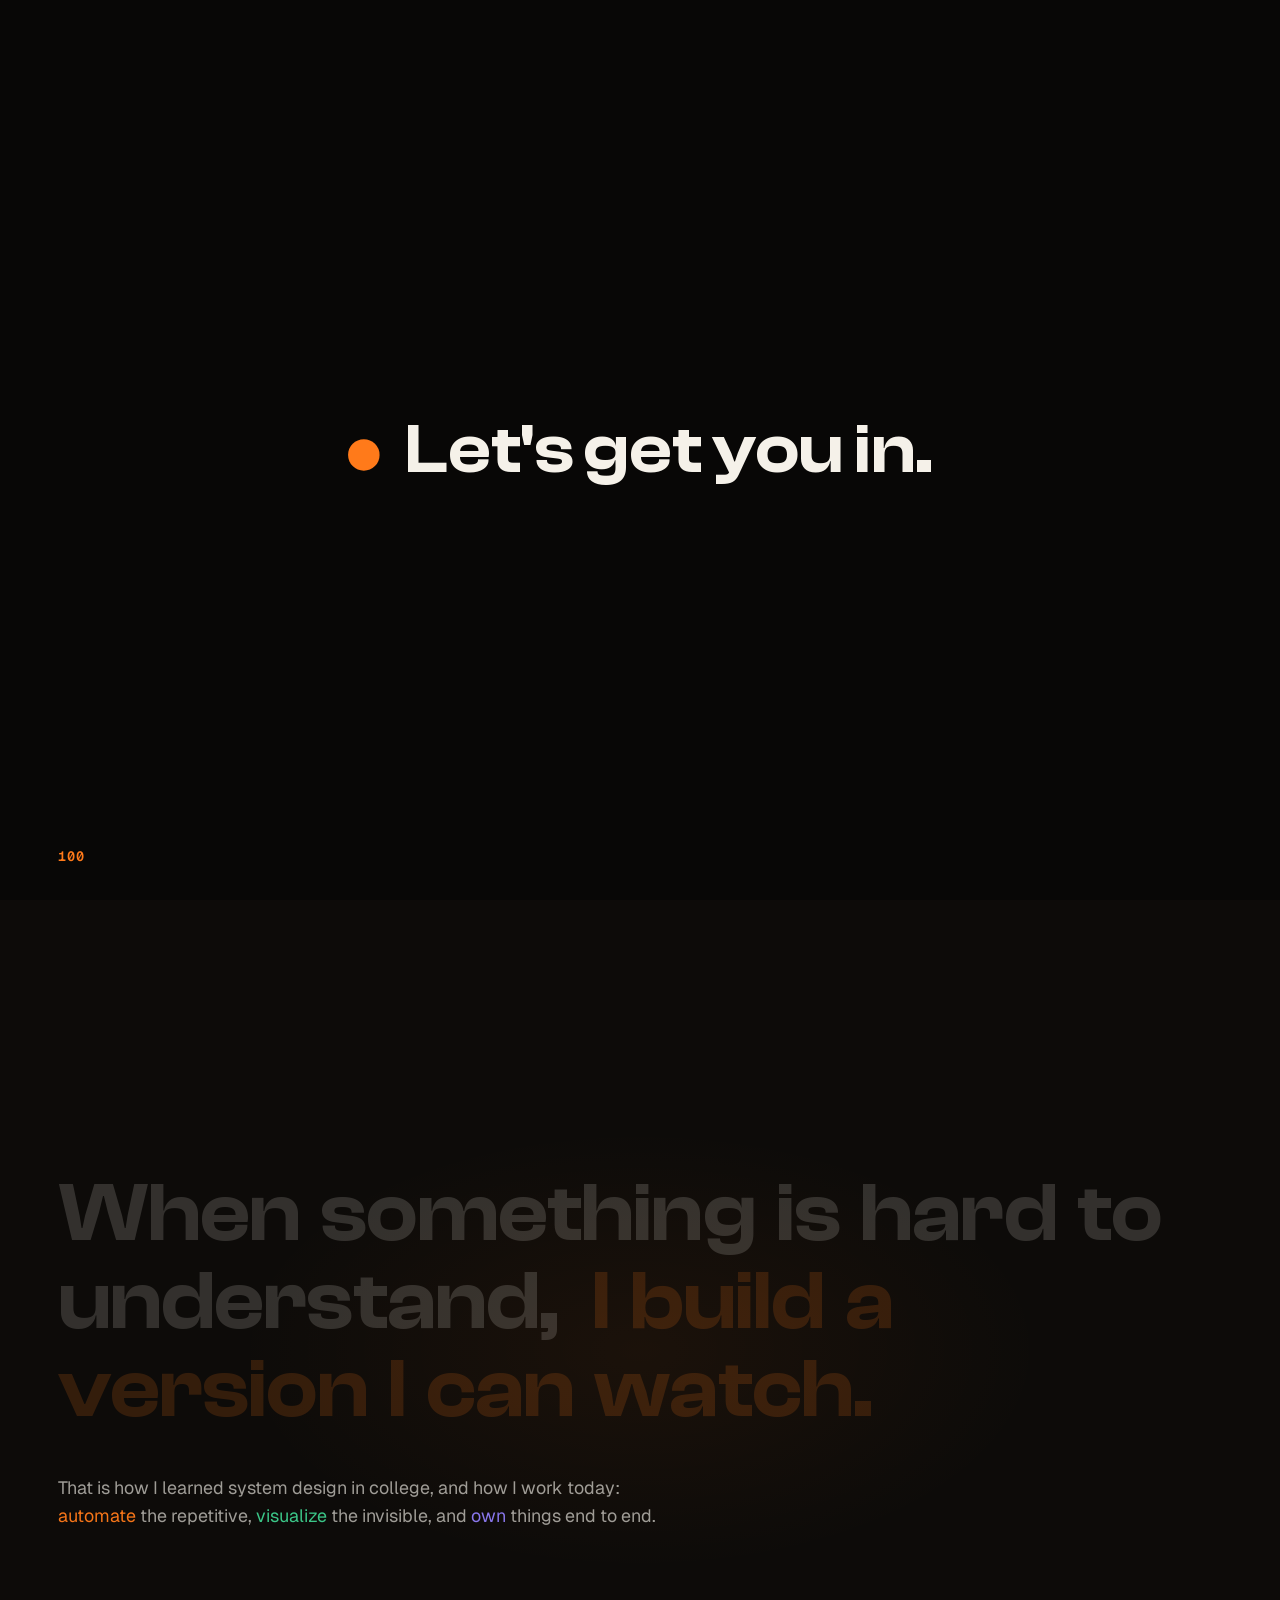
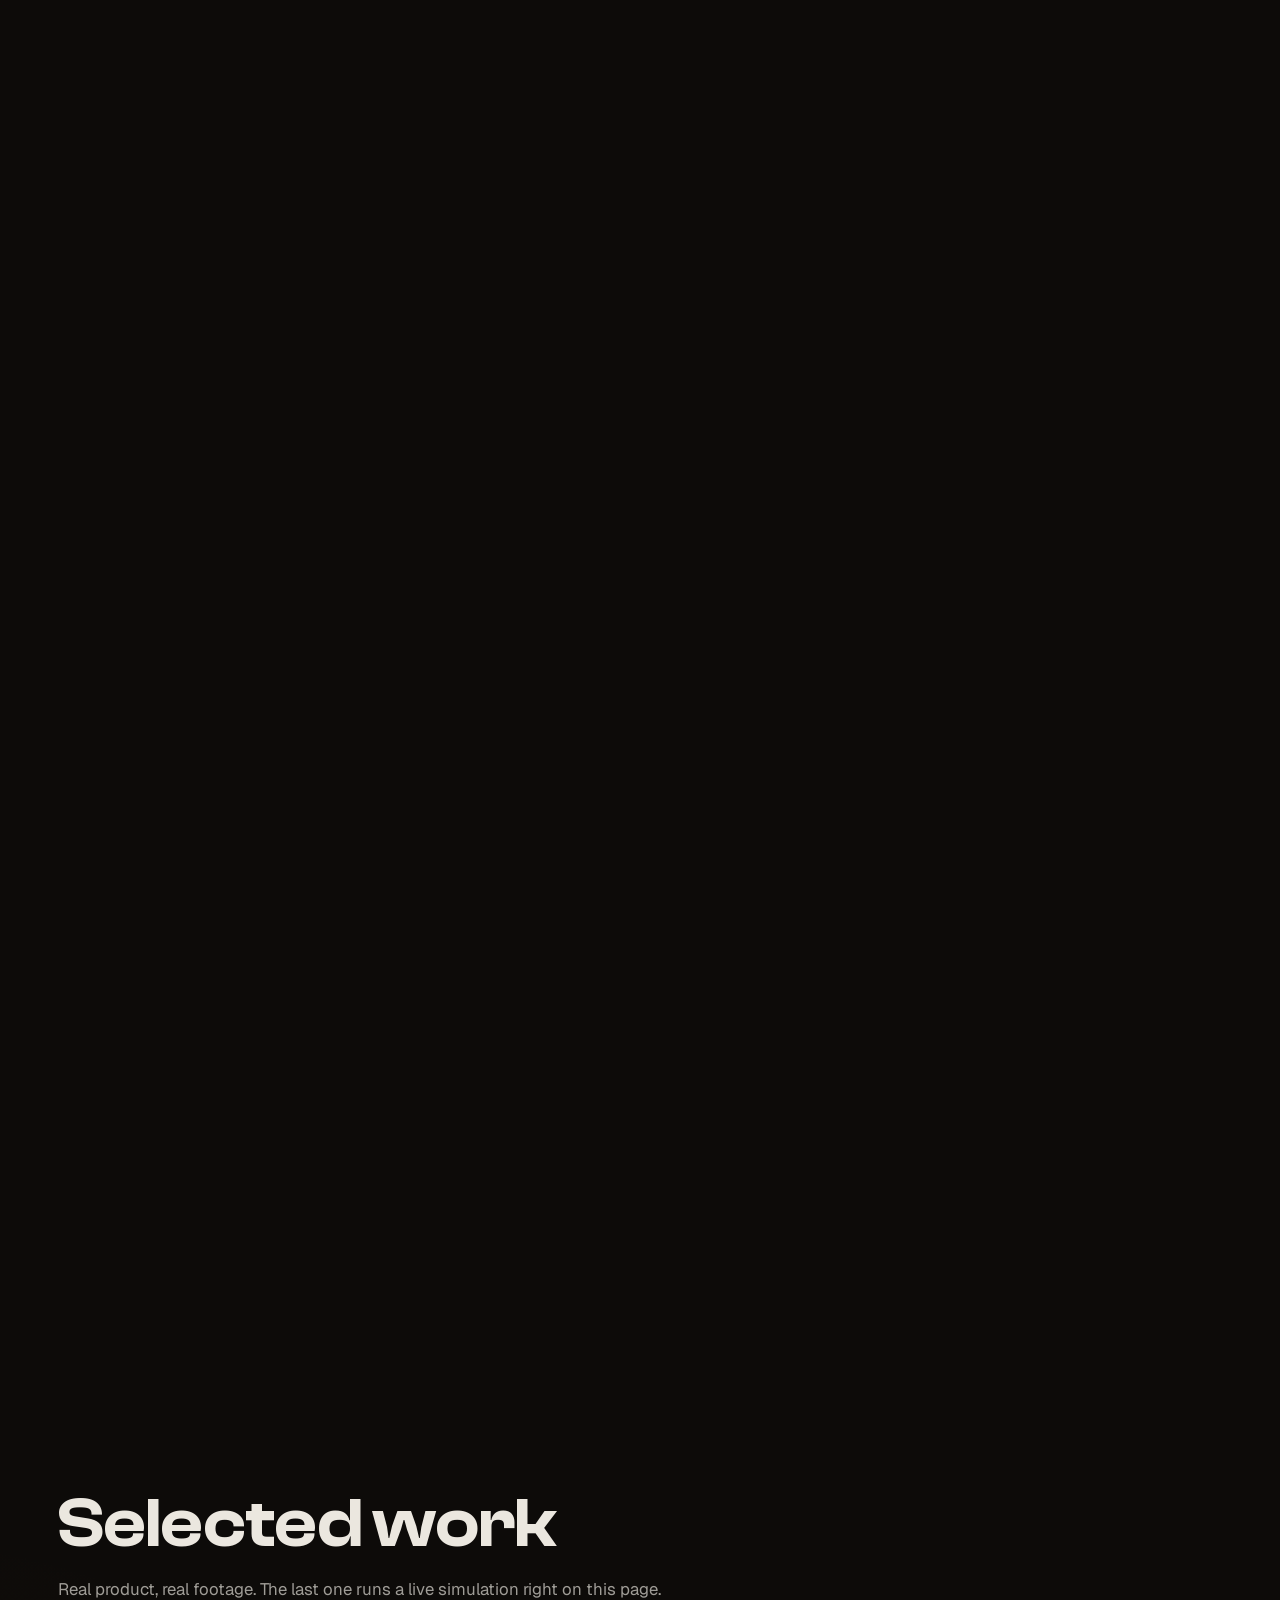
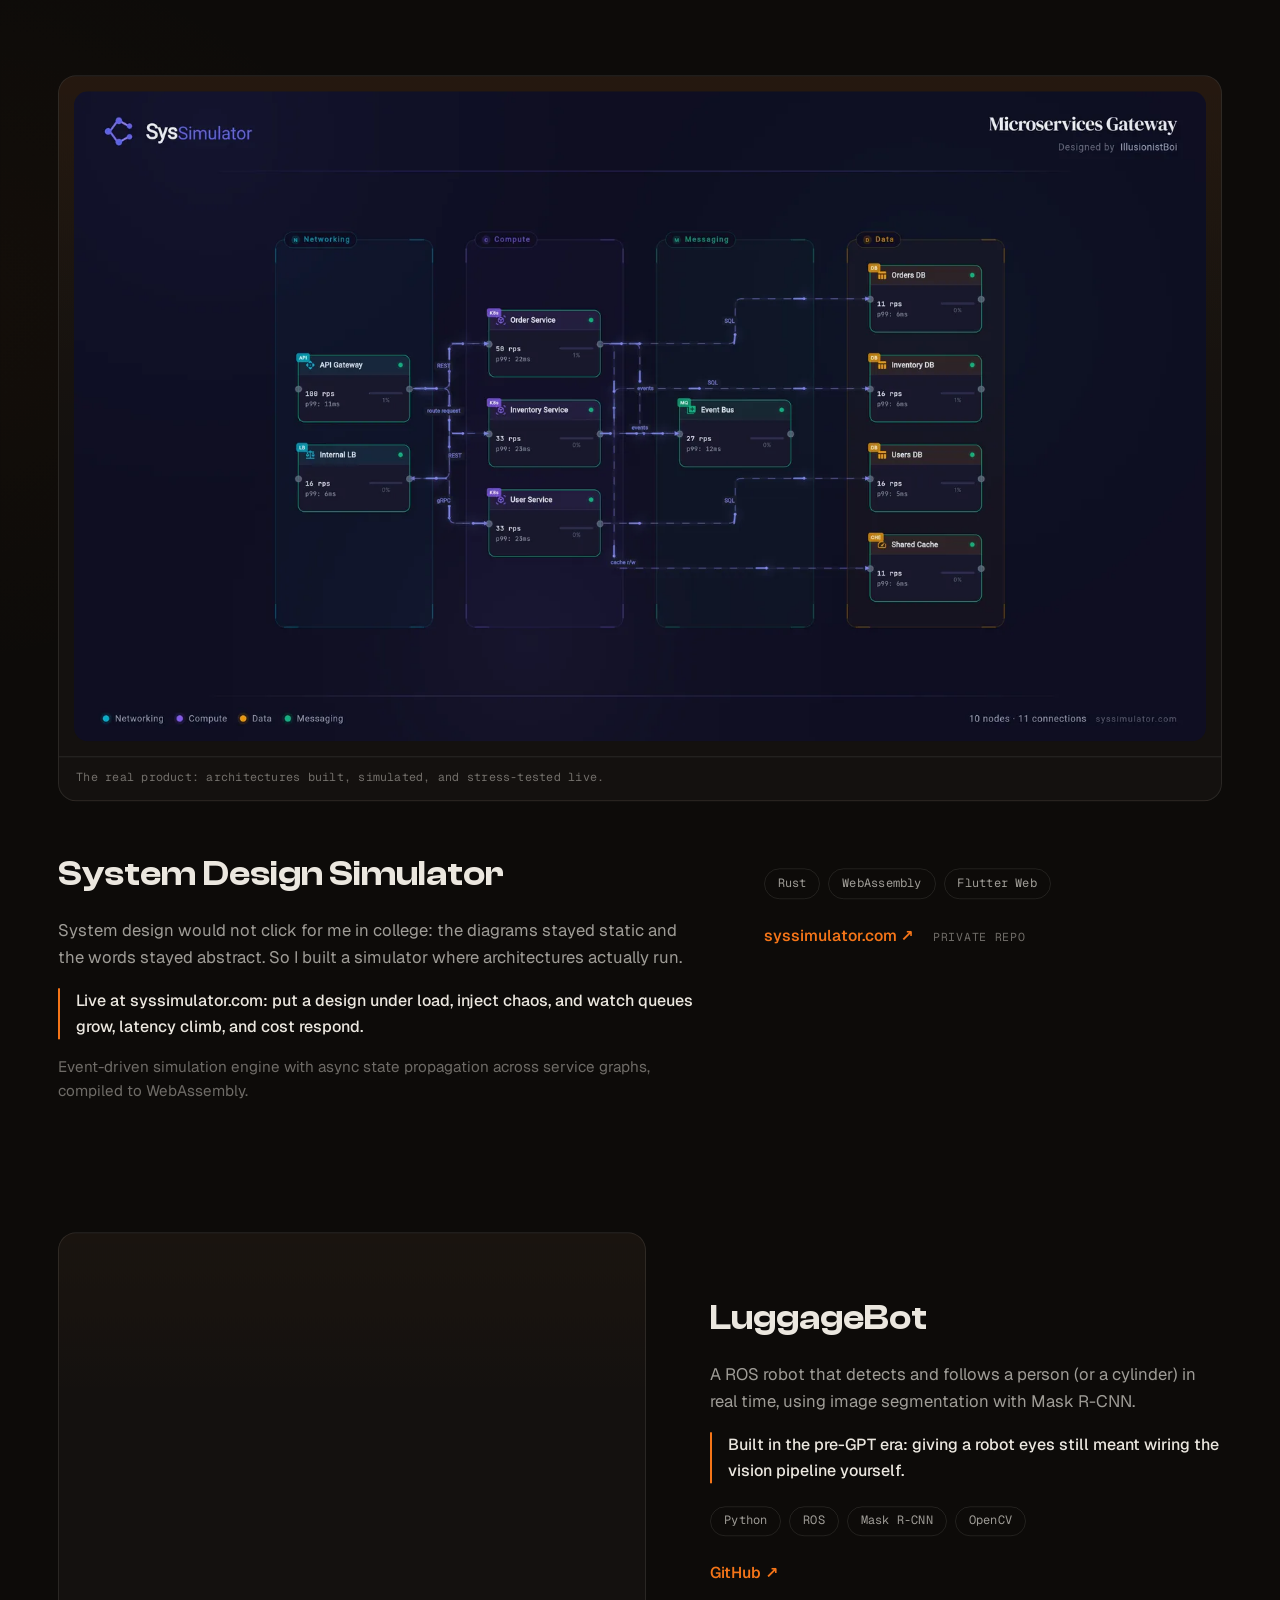
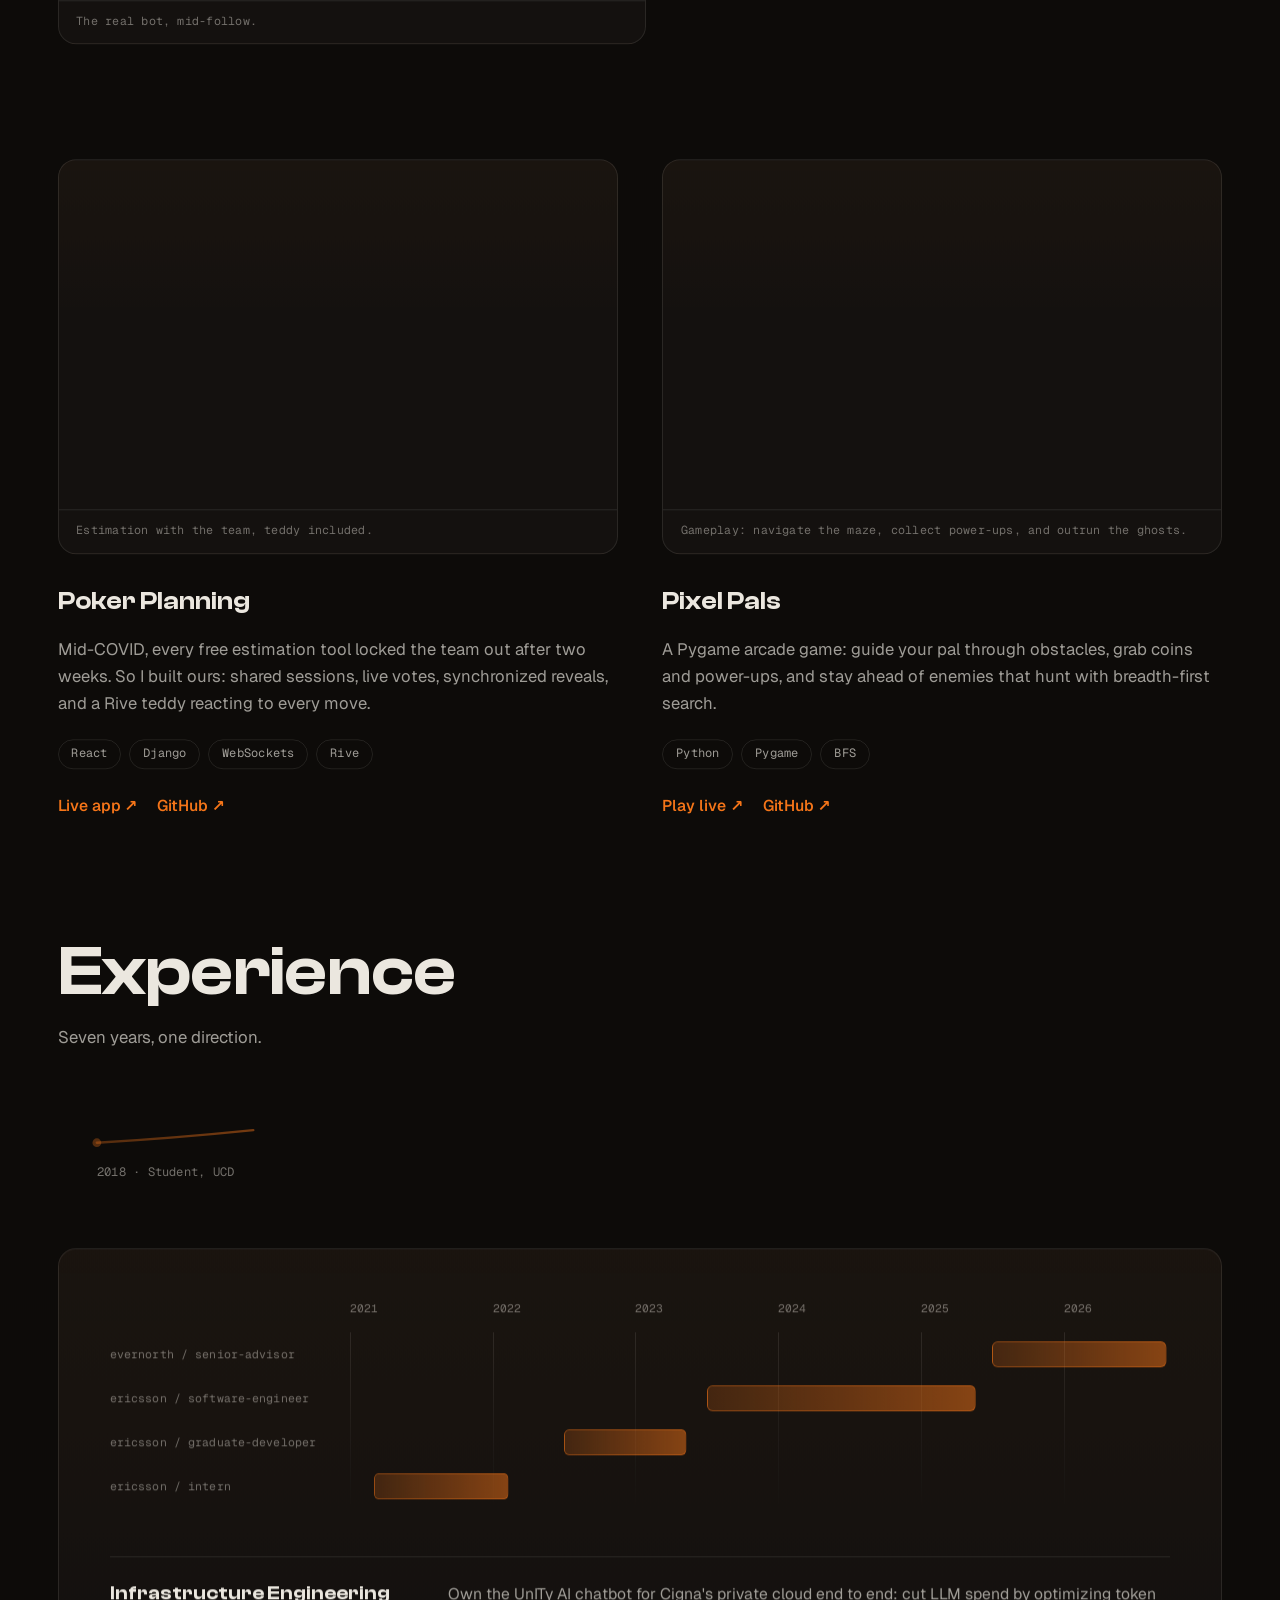
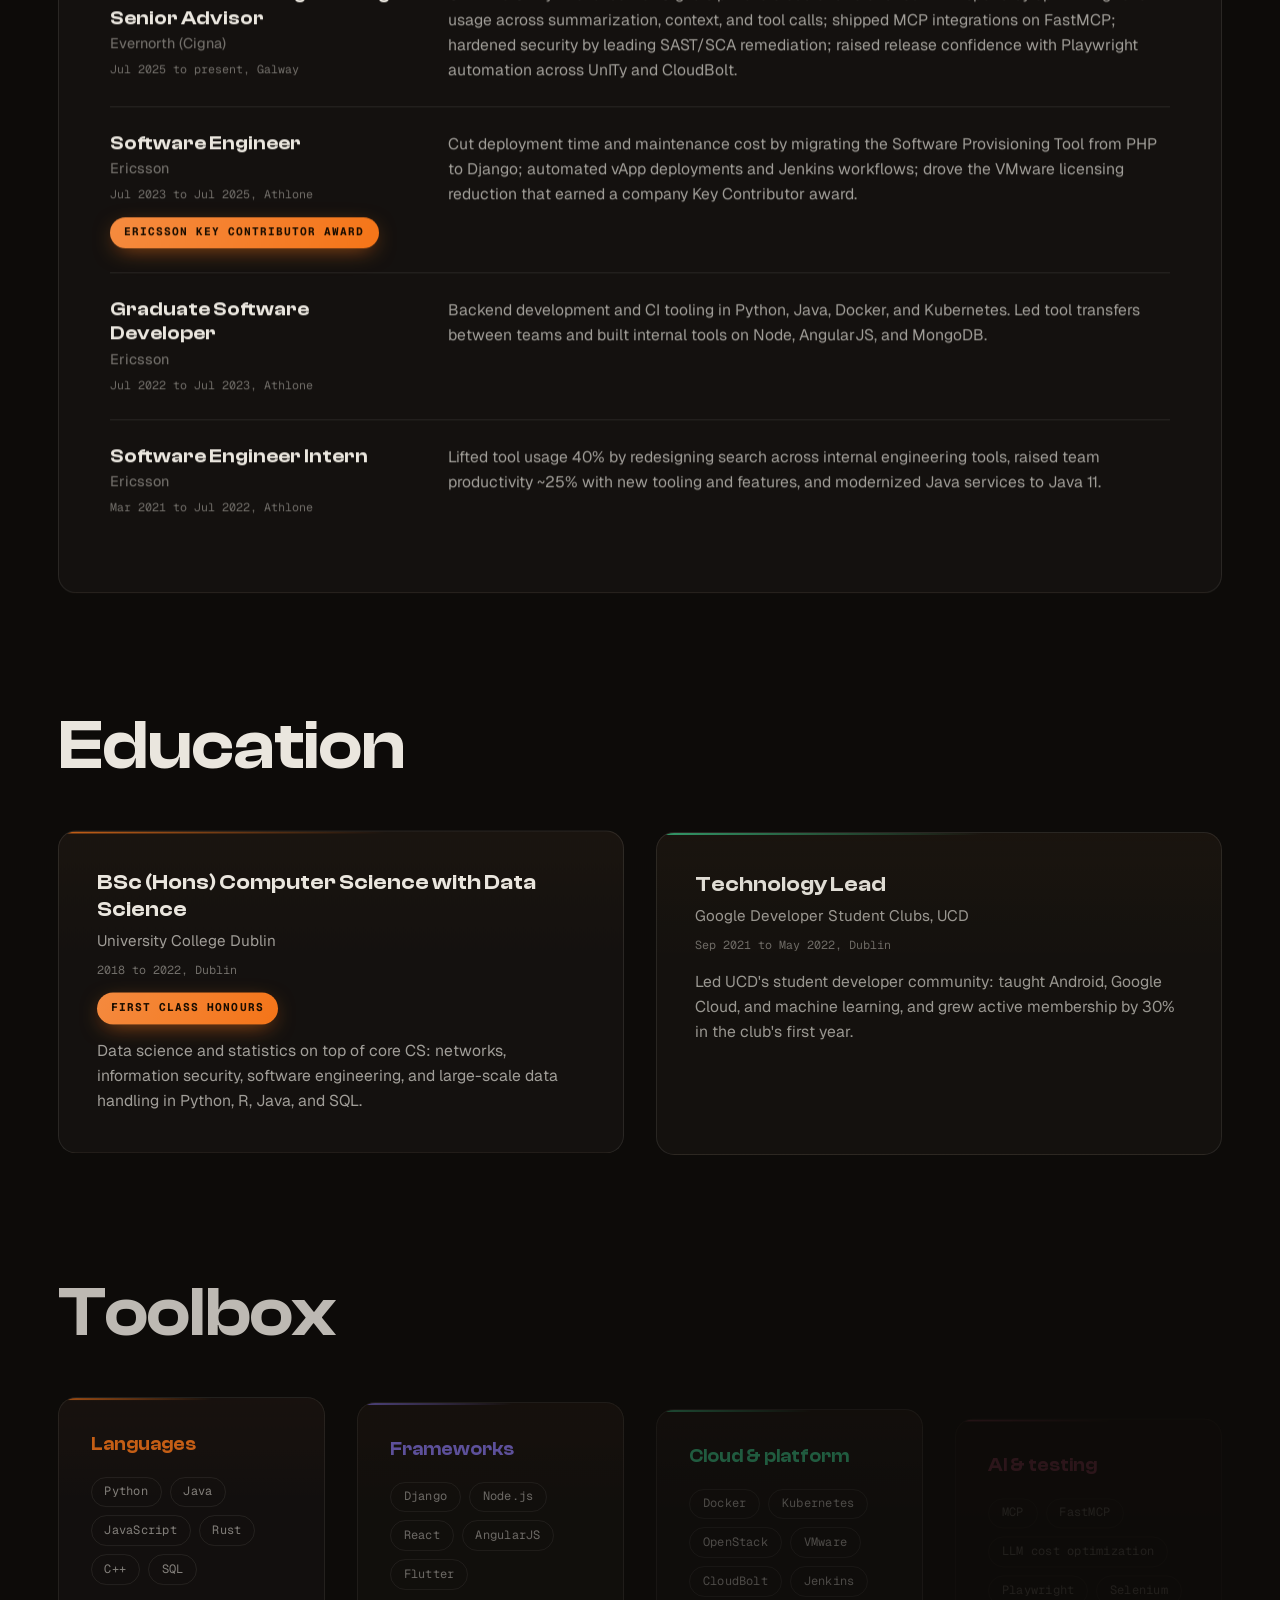
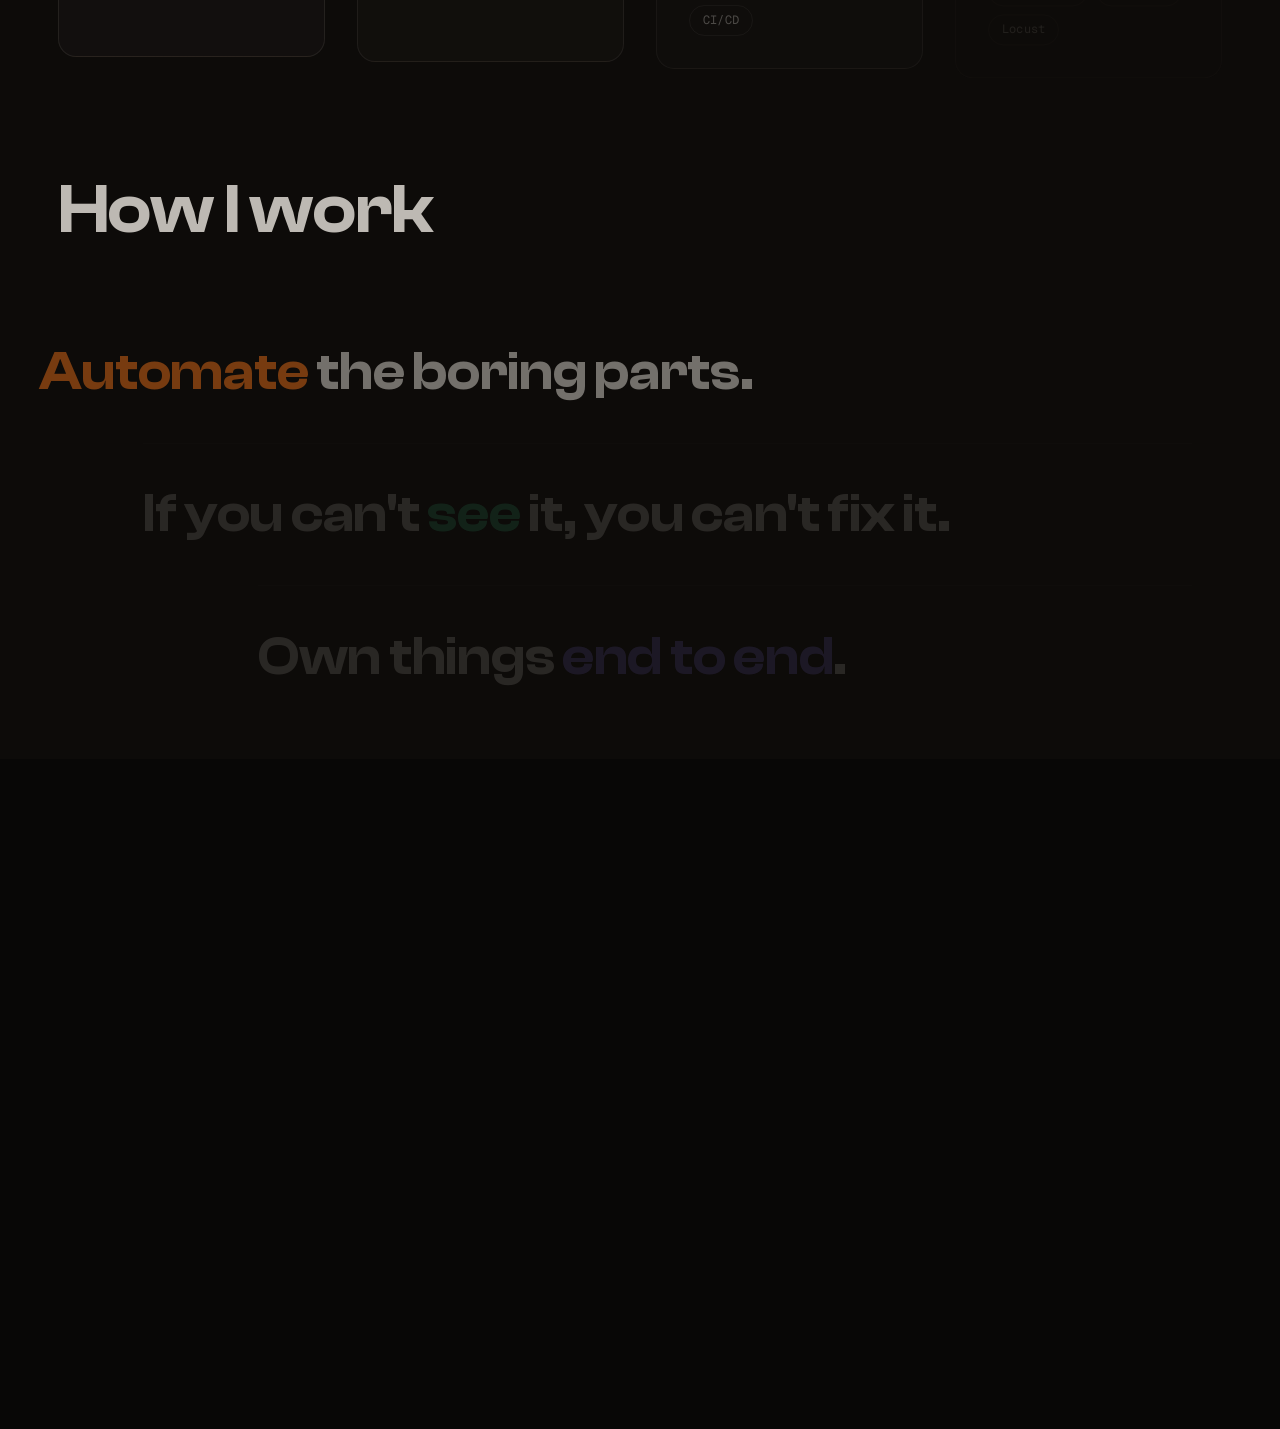
<file: index.html>
<!DOCTYPE html>
<html lang="en">
<head>
   <meta charset="utf-8" />
   <meta name="viewport" content="width=device-width, initial-scale=1" />
   <meta name="theme-color" content="#0d0b09" />
   <title>Ronit Dahiya | Full-Stack Developer &amp; Infrastructure Engineer</title>
   <meta name="description" content="Full-stack developer and Infrastructure Engineering Senior Advisor at Evernorth (Cigna). Building an enterprise AI chatbot with custom MCP tooling, private cloud automation, and tools that make hard things visible." />

   <link rel="canonical" href="https://illusionistboi.github.io/" />
   <meta property="og:type" content="website" />
   <meta property="og:title" content="Ronit Dahiya | Full-Stack Developer &amp; Infrastructure Engineer" />
   <meta property="og:description" content="Building an enterprise AI chatbot with custom MCP tooling and the automation behind Cigna's private cloud. Projects shown with real demos, one running live on the page." />
   <meta property="og:url" content="https://illusionistboi.github.io/" />
   <meta property="og:image" content="https://illusionistboi.github.io/assets/syssimulator.jpg" />
   <meta name="twitter:card" content="summary_large_image" />

   <link rel="icon" href="./favicon.ico?v=8" sizes="any" />
   <link rel="icon" type="image/png" sizes="96x96" href="./favicon/favicon-96x96.png?v=8" />
   <link rel="apple-touch-icon" sizes="180x180" href="./favicon/apple-touch-icon.png?v=8" />
   <link rel="manifest" href="./favicon/site.webmanifest?v=8" />

   <link rel="preload" href="./fonts/clash-display-700.woff2" as="font" type="font/woff2" crossorigin />
   <link rel="preload" href="./fonts/clash-display-600.woff2" as="font" type="font/woff2" crossorigin />
   <link rel="preload" href="./fonts/geist-latin-wght-normal.woff2" as="font" type="font/woff2" crossorigin />
   <link rel="preload" href="./fonts/geist-mono-latin-wght-normal.woff2" as="font" type="font/woff2" crossorigin />
   <link rel="stylesheet" href="./css/styles.css" />

   <script type="application/ld+json">
   {
      "@context": "https://schema.org",
      "@type": "Person",
      "name": "Ronit Dahiya",
      "jobTitle": "Infrastructure Engineering Senior Advisor",
      "worksFor": { "@type": "Organization", "name": "Evernorth (Cigna Group)" },
      "alumniOf": { "@type": "CollegeOrUniversity", "name": "University College Dublin" },
      "url": "https://illusionistboi.github.io/",
      "email": "mailto:ronitdahiya5120@gmail.com",
      "knowsAbout": ["Python", "Java", "Django", "Docker", "Kubernetes", "Model Context Protocol", "LLM applications", "Cloud automation", "Full-stack development"],
      "sameAs": [
         "https://github.com/IllusionistBoi",
         "https://www.linkedin.com/in/ronit-dahiya/"
      ]
   }
   </script>
</head>
<body>
   <div class="intro" id="intro" aria-hidden="true">
      <i class="intro-panel ip-top"></i>
      <i class="intro-panel ip-bottom"></i>
      <span class="intro-word" id="intro-word">Hello</span>
      <span class="intro-count" id="intro-count">00</span>
   </div>

   <div class="atmosphere" aria-hidden="true"><i class="ember ember-a"></i><i class="ember ember-b"></i></div>
   <div class="grain" aria-hidden="true"></div>
   <div class="scroll-progress" aria-hidden="true"><i></i></div>
   <div class="ruler" id="ruler" aria-hidden="true">
      <div class="ruler-ticks" id="ruler-ticks"></div>
      <div class="ruler-cursor" id="ruler-cursor"><i></i><span id="ruler-num">0</span></div>
   </div>

   <a class="skip-link" href="#work">Skip to content</a>

   <nav class="nav" id="nav" aria-label="Primary">
      <a class="nav-brand" href="#top" aria-label="Back to top">RD</a>
      <div class="nav-links">
         <a href="#work">Work</a>
         <a href="#experience">Experience</a>
         <a href="#contact" id="nav-contact">Contact</a>
      </div>
   </nav>

   <div class="page-above" id="page-above">

   <header class="hero" id="top">
      <canvas id="system-map" aria-hidden="true"></canvas>
      <div class="hero-scrim" aria-hidden="true"></div>
      <div class="hero-inner">
         <p class="hero-eyebrow">Infrastructure Engineering Senior Advisor, Evernorth (Cigna)</p>
         <h1 class="hero-name">
            <span class="hero-word">Ronit</span>
            <span class="hero-word">Dahiya</span>
         </h1>
         <p class="hero-sub">Full-stack developer building an enterprise AI chatbot with custom MCP tooling, and the automation behind Cigna's private cloud.</p>
         <div class="hero-cta">
            <a class="btn btn-primary" href="#work">See the work</a>
            <a class="btn btn-ghost" href="#contact">Contact</a>
         </div>
      </div>
   </header>

   <main id="main">

      <!-- Signature line, scrubbed word by word while pinned -->
      <section class="statement" id="statement" aria-label="Statement">
         <div class="statement-inner">
            <p class="statement-text">
               <span class="statement-part">When something is hard to understand,</span>
               <span class="statement-part statement-hl">I build a version I can watch.</span>
            </p>
            <p class="statement-after" data-reveal>That is how I learned system design in college, and how I work today: <span class="hl">automate</span> the repetitive, <span class="hl-green">visualize</span> the invisible, and <span class="hl-violet">own</span> things end to end.</p>
         </div>
      </section>

      <section class="work shell" id="work">
         <div class="section-head" data-reveal>
            <h2>Selected work</h2>
            <p class="section-lede">Real product, real footage. The last one runs a live simulation right on this page.</p>
         </div>

         <!-- Flagship: full-width -->
         <article class="feature" data-reveal>
            <div class="feature-media panel spotlight">
               <div class="media-frame">
                  <video src="./assets/syssimulator.mp4" poster="./assets/syssimulator.webp" autoplay muted loop playsinline preload="metadata" width="1600" height="742" aria-label="SysSimulator in action: building a multi-agent architecture and running it under simulated load with live RPS and p99 latency"></video>
               </div>
               <p class="demo-caption">The real product: architectures built, simulated, and stress-tested live.</p>
            </div>
            <div class="feature-info">
               <div class="project-body">
                  <h3>System Design Simulator</h3>
                  <p class="project-desc">System design would not click for me in college: the diagrams stayed static and the words stayed abstract. So I built a simulator where architectures actually run.</p>
                  <p class="project-impact">Live at syssimulator.com: put a design under load, inject chaos, and watch queues grow, latency climb, and cost respond.</p>
                  <p class="project-hook">Event-driven simulation engine with async state propagation across service graphs, compiled to WebAssembly.</p>
               </div>
               <div class="project-body">
                  <ul class="chips" role="list">
                     <li>Rust</li><li>WebAssembly</li><li>Flutter Web</li>
                  </ul>
                  <p class="project-links">
                     <a href="https://syssimulator.com/" target="_blank" rel="noopener noreferrer">syssimulator.com <span aria-hidden="true">&#8599;</span></a>
                     <span class="private-note">private repo</span>
                  </p>
               </div>
            </div>
         </article>

         <article class="project-row" data-reveal>
            <div class="project-media panel spotlight">
               <video src="./assets/luggagebot.mp4" autoplay muted loop playsinline preload="metadata" aria-label="LuggageBot following a target during a test run"></video>
               <p class="demo-caption">The real bot, mid-follow.</p>
            </div>
            <div class="project-body">
               <h3>LuggageBot</h3>
               <p class="project-desc">A ROS robot that detects and follows a person (or a cylinder) in real time, using image segmentation with Mask R-CNN.</p>
               <p class="project-impact">Built in the pre-GPT era: giving a robot eyes still meant wiring the vision pipeline yourself.</p>
               <ul class="chips" role="list">
                  <li>Python</li><li>ROS</li><li>Mask R-CNN</li><li>OpenCV</li>
               </ul>
               <p class="project-links">
                  <a href="https://github.com/IllusionistBoi/LuggageBot" target="_blank" rel="noopener noreferrer">GitHub <span aria-hidden="true">&#8599;</span></a>
               </p>
            </div>
         </article>

         <div class="project-duo">
            <article class="project-card" data-reveal>
               <div class="project-media panel spotlight">
                  <video src="./assets/pokerplanning.mp4" autoplay muted loop playsinline preload="metadata" aria-label="Poker Planning app: a session with synchronized voting and card reveals"></video>
                  <p class="demo-caption">Estimation with the team, teddy included.</p>
               </div>
               <div class="project-body">
                  <h3>Poker Planning</h3>
                  <p class="project-desc">Mid-COVID, every free estimation tool locked the team out after two weeks. So I built ours: shared sessions, live votes, synchronized reveals, and a Rive teddy reacting to every move.</p>
                  <ul class="chips" role="list">
                     <li>React</li><li>Django</li><li>WebSockets</li><li>Rive</li>
                  </ul>
                  <p class="project-links">
                     <a href="https://my-app-tau-seven-25.vercel.app/" target="_blank" rel="noopener noreferrer">Live app <span aria-hidden="true">&#8599;</span></a>
                     <a href="https://github.com/IllusionistBoi/my-app" target="_blank" rel="noopener noreferrer">GitHub <span aria-hidden="true">&#8599;</span></a>
                  </p>
               </div>
            </article>

            <article class="project-card" data-reveal>
               <div class="project-media panel spotlight">
                  <video src="./assets/gamplay.mp4" autoplay muted loop playsinline preload="metadata" aria-label="Pixel Pals gameplay showing the player navigating the arcade maze"></video>
                  <p class="demo-caption">Gameplay: navigate the maze, collect power-ups, and outrun the ghosts.</p>
               </div>
               <div class="project-body">
                  <h3>Pixel Pals</h3>
                  <p class="project-desc">A Pygame arcade game: guide your pal through obstacles, grab coins and power-ups, and stay ahead of enemies that hunt with breadth-first search.</p>
                  <ul class="chips" role="list">
                     <li>Python</li><li>Pygame</li><li>BFS</li>
                  </ul>
                  <p class="project-links">
                     <a href="https://pixel-pals-eight.vercel.app/" target="_blank" rel="noopener noreferrer">Play live <span aria-hidden="true">&#8599;</span></a>
                     <a href="https://github.com/IllusionistBoi/Pixel-Pals" target="_blank" rel="noopener noreferrer">GitHub <span aria-hidden="true">&#8599;</span></a>
                  </p>
               </div>
            </article>
         </div>
      </section>

      <!-- Career rendered as a distributed trace: label gutter + shared time axis -->
      <section class="experience shell" id="experience">
         <!-- heading composed into the graph's empty corner; the line rises past it -->
         <div class="exp-hero">
            <div class="section-head" data-reveal>
               <h2>Experience</h2>
               <p class="section-lede">Seven years, one direction.</p>
            </div>
            <div class="ascent" aria-hidden="true">
               <svg viewBox="0 0 1200 280" fill="none" xmlns="http://www.w3.org/2000/svg">
                  <defs>
                     <linearGradient id="asc-grad" gradientUnits="userSpaceOnUse" x1="40" y1="214" x2="1170" y2="34">
                        <stop offset="0" stop-color="#ff7a1a" stop-opacity="0.3" />
                        <stop offset="0.55" stop-color="#ff7a1a" stop-opacity="0.8" />
                        <stop offset="1" stop-color="#ff9142" stop-opacity="1" />
                     </linearGradient>
                  </defs>
                  <path class="ascent-path" d="M 40 214 C 180 206 330 188 450 168 S 560 148 620 138 S 720 116 780 104 S 920 72 1000 58 S 1120 40 1170 34" stroke="url(#asc-grad)" stroke-width="2.5" stroke-linecap="round" />
                  <g class="ascent-mark" data-goto="#education">
                     <circle cx="40" cy="214" r="4.5" fill="url(#asc-grad)" />
                     <text x="40" y="248" text-anchor="start">2018 &#183; Student, UCD</text>
                  </g>
                  <g class="ascent-mark" data-goto="#role-ericsson-intern">
                     <circle cx="450" cy="168" r="4.5" fill="url(#asc-grad)" />
                     <text x="450" y="202" text-anchor="middle">2021 &#183; Intern</text>
                  </g>
                  <g class="ascent-mark" data-goto="#role-ericsson-grad">
                     <circle cx="620" cy="138" r="4.5" fill="url(#asc-grad)" />
                     <text x="620" y="172" text-anchor="middle">2022 &#183; Graduate</text>
                  </g>
                  <g class="ascent-mark" data-goto="#role-ericsson-swe">
                     <circle cx="780" cy="104" r="4.5" fill="url(#asc-grad)" />
                     <text x="780" y="138" text-anchor="middle">2023 &#183; Engineer</text>
                  </g>
                  <g class="ascent-mark" data-goto="#role-evernorth">
                     <circle cx="1000" cy="58" r="4.5" fill="url(#asc-grad)" />
                     <text x="1010" y="108" text-anchor="middle">2025 &#183; Senior Advisor, Evernorth</text>
                  </g>
               </svg>
            </div>
         </div>

         <div class="trace panel spotlight" data-reveal>
            <div class="trace-chart" aria-hidden="true">
               <div class="trace-years">
                  <span style="--x: 0%">2021</span>
                  <span style="--x: 17.4%">2022</span>
                  <span style="--x: 34.8%">2023</span>
                  <span style="--x: 52.2%">2024</span>
                  <span style="--x: 69.6%">2025</span>
                  <span style="--x: 87%">2026</span>
               </div>
               <div class="trace-rows-chart">
                  <div class="trace-gridlines">
                     <i style="--x: 0%"></i><i style="--x: 17.4%"></i><i style="--x: 34.8%"></i><i style="--x: 52.2%"></i><i style="--x: 69.6%"></i><i style="--x: 87%"></i>
                  </div>
                  <div class="tr-row" data-trace="0">
                     <span class="tr-label">evernorth / senior-advisor</span>
                     <div class="tr-track"><div class="tr-bar" style="--from: 78.3%; --to: 100%"></div></div>
                  </div>
                  <div class="tr-row" data-trace="1">
                     <span class="tr-label">ericsson / software-engineer</span>
                     <div class="tr-track"><div class="tr-bar" style="--from: 43.5%; --to: 78.3%"></div></div>
                  </div>
                  <div class="tr-row" data-trace="2">
                     <span class="tr-label">ericsson / graduate-developer</span>
                     <div class="tr-track"><div class="tr-bar" style="--from: 26.1%; --to: 43.5%"></div></div>
                  </div>
                  <div class="tr-row" data-trace="3">
                     <span class="tr-label">ericsson / intern</span>
                     <div class="tr-track"><div class="tr-bar" style="--from: 3%; --to: 26.1%"></div></div>
                  </div>
               </div>
            </div>

            <ol class="trace-roles" role="list">
               <li class="trace-role" data-trace="0" id="role-evernorth">
                  <div>
                     <h3>Infrastructure Engineering Senior Advisor<span class="trace-org">Evernorth (Cigna)</span></h3>
                     <p class="trace-dates">Jul 2025 to present, Galway</p>
                  </div>
                  <p class="trace-desc">Own the UnITy AI chatbot for Cigna's private cloud end to end: cut LLM spend by optimizing token usage across summarization, context, and tool calls; shipped MCP integrations on FastMCP; hardened security by leading SAST/SCA remediation; raised release confidence with Playwright automation across UnITy and CloudBolt.</p>
               </li>
               <li class="trace-role" data-trace="1" id="role-ericsson-swe">
                  <div>
                     <h3>Software Engineer<span class="trace-org">Ericsson</span></h3>
                     <p class="trace-dates">Jul 2023 to Jul 2025, Athlone</p>
                     <p class="award" title="Ericsson company award for driving VMware licensing cost reductions">Ericsson Key Contributor Award</p>
                  </div>
                  <p class="trace-desc">Cut deployment time and maintenance cost by migrating the Software Provisioning Tool from PHP to Django; automated vApp deployments and Jenkins workflows; drove the VMware licensing reduction that earned a company Key Contributor award.</p>
               </li>
               <li class="trace-role" data-trace="2" id="role-ericsson-grad">
                  <div>
                     <h3>Graduate Software Developer<span class="trace-org">Ericsson</span></h3>
                     <p class="trace-dates">Jul 2022 to Jul 2023, Athlone</p>
                  </div>
                  <p class="trace-desc">Backend development and CI tooling in Python, Java, Docker, and Kubernetes. Led tool transfers between teams and built internal tools on Node, AngularJS, and MongoDB.</p>
               </li>
               <li class="trace-role" data-trace="3" id="role-ericsson-intern">
                  <div>
                     <h3>Software Engineer Intern<span class="trace-org">Ericsson</span></h3>
                     <p class="trace-dates">Mar 2021 to Jul 2022, Athlone</p>
                  </div>
                  <p class="trace-desc">Lifted tool usage 40% by redesigning search across internal engineering tools, raised team productivity ~25% with new tooling and features, and modernized Java services to Java 11.</p>
               </li>
            </ol>
         </div>
      </section>

      <section class="education shell" id="education" aria-label="Education">
         <h2 data-reveal>Education</h2>
         <div class="edu-grid">
            <article class="edu-card panel spotlight tint-bar" data-reveal>
               <h3>BSc (Hons) Computer Science with Data Science</h3>
               <p class="edu-org">University College Dublin</p>
               <p class="trace-dates">2018 to 2022, Dublin</p>
               <p class="award">First Class Honours</p>
               <p class="trace-desc">Data science and statistics on top of core CS: networks, information security, software engineering, and large-scale data handling in Python, R, Java, and SQL.</p>
            </article>
            <article class="edu-card panel spotlight tint-bar tint-green" data-reveal>
               <h3>Technology Lead</h3>
               <p class="edu-org">Google Developer Student Clubs, UCD</p>
               <p class="trace-dates">Sep 2021 to May 2022, Dublin</p>
               <p class="trace-desc">Led UCD's student developer community: taught Android, Google Cloud, and machine learning, and grew active membership by 30% in the club's first year.</p>
            </article>
         </div>
      </section>

      <section class="toolbox shell" id="toolbox" aria-label="Toolbox">
         <h2 data-reveal>Toolbox</h2>
         <div class="toolbox-grid">
            <div class="tool-group panel spotlight" data-reveal>
               <h3>Languages</h3>
               <ul class="chips" role="list">
                  <li>Python</li><li>Java</li><li>JavaScript</li><li>Rust</li><li>C++</li><li>SQL</li>
               </ul>
            </div>
            <div class="tool-group panel spotlight tint-violet" data-reveal>
               <h3>Frameworks</h3>
               <ul class="chips" role="list">
                  <li>Django</li><li>Node.js</li><li>React</li><li>AngularJS</li><li>Flutter</li>
               </ul>
            </div>
            <div class="tool-group panel spotlight tint-green" data-reveal>
               <h3>Cloud &amp; platform</h3>
               <ul class="chips" role="list">
                  <li>Docker</li><li>Kubernetes</li><li>OpenStack</li><li>VMware</li><li>CloudBolt</li><li>Jenkins</li><li>CI/CD</li>
               </ul>
            </div>
            <div class="tool-group panel spotlight tint-pink" data-reveal>
               <h3>AI &amp; testing</h3>
               <ul class="chips" role="list">
                  <li>MCP</li><li>FastMCP</li><li>LLM cost optimization</li><li>Playwright</li><li>Selenium</li><li>Locust</li>
               </ul>
            </div>
         </div>
      </section>

      <section class="principles shell" id="principles" aria-label="How I work">
         <h2 data-reveal>How I work</h2>
         <ul class="principles-list" role="list">
            <li><span class="hl">Automate</span> the boring parts.</li>
            <li>If you can't <span class="hl-green">see</span> it, you can't fix it.</li>
            <li>Own things <span class="hl-violet">end to end</span>.</li>
         </ul>
      </section>

   </main>
   </div><!-- /.page-above -->

   <footer class="contact" id="contact">
      <div class="contact-inner">
         <h2>Have something worth building?</h2>
         <a class="contact-email" href="mailto:ronitdahiya5120@gmail.com">ronitdahiya5120@gmail.com</a>
         <div class="contact-links">
            <a href="https://github.com/IllusionistBoi" target="_blank" rel="noopener noreferrer">GitHub <span aria-hidden="true">&#8599;</span></a>
            <a href="https://www.linkedin.com/in/ronit-dahiya/" target="_blank" rel="noopener noreferrer">LinkedIn <span aria-hidden="true">&#8599;</span></a>
         </div>
         <p class="footer-wordmark" aria-hidden="true">Illusionist Boi</p>
         <div class="footer-meta">
            <p>Occasionally touches grass.</p>
            <p>&copy; 2026 Ronit Dahiya</p>
         </div>
      </div>
   </footer>

   <script defer src="./vendor/gsap.min.js"></script>
   <script defer src="./vendor/ScrollTrigger.min.js"></script>
   <script defer src="./js/demos.js"></script>
   <script defer src="./js/main.js"></script>
</body>
</html>
</file>
<file: css/styles.css>
/* ------------------------------------------------------------------
   Ronit Dahiya, portfolio v2
   Theme: warm black + ember orange, locked dark at page level.
   Type: Clash Display (display), Geist (body), Geist Mono (annotations).
   Shape system: containers 18px, media 14px inside, pills for buttons
   and chips, trace bars 6px.
   Accent: one orange for the whole page. Red exists only as a semantic
   failure state inside the canvas simulations.
------------------------------------------------------------------- */

@font-face {
   font-family: 'Clash Display';
   src: url('../fonts/clash-display-500.woff2') format('woff2');
   font-weight: 500;
   font-display: swap;
}

@font-face {
   font-family: 'Clash Display';
   src: url('../fonts/clash-display-600.woff2') format('woff2');
   font-weight: 600;
   font-display: swap;
}

@font-face {
   font-family: 'Clash Display';
   src: url('../fonts/clash-display-700.woff2') format('woff2');
   font-weight: 700;
   font-display: swap;
}

@font-face {
   /* display accent, used only for the footer wordmark */
   font-family: 'Big Shoulders Stencil';
   font-style: normal;
   font-weight: 100 900;
   font-display: swap;
   src: url('../fonts/big-shoulders-stencil.woff2') format('woff2-variations');
}

@font-face {
   font-family: 'Geist';
   font-style: normal;
   font-weight: 100 900;
   font-display: swap;
   src: url('../fonts/geist-latin-wght-normal.woff2') format('woff2-variations');
}

@font-face {
   font-family: 'Geist Mono';
   font-style: normal;
   font-weight: 100 900;
   font-display: swap;
   src: url('../fonts/geist-mono-latin-wght-normal.woff2') format('woff2-variations');
}

:root {
   --bg: #0d0b09;
   --bg-raise: #151210;
   --bg-deep: #080706;
   --text: #f5f1e9;
   --muted: rgba(245, 241, 233, 0.66);
   --subtle: rgba(245, 241, 233, 0.44);
   --line: rgba(245, 241, 233, 0.1);
   --line-warm: rgba(255, 122, 26, 0.14);
   --accent: #ff7a1a;
   --accent-strong: #ff9142;
   --accent-soft: rgba(255, 122, 26, 0.14);
   --accent-mid: rgba(255, 122, 26, 0.45);

   --display: 'Clash Display', 'Geist', system-ui, sans-serif;
   --sans: 'Geist', system-ui, -apple-system, sans-serif;
   --mono: 'Geist Mono', ui-monospace, 'Cascadia Code', monospace;

   --max: 1440px;
   --gutter: clamp(1.25rem, 4.5vw, 4rem);
   --radius: 18px;
   --radius-media: 14px;

   /* Emil-strength curves */
   --ease-out: cubic-bezier(0.23, 1, 0.32, 1);
   --ease-in-out: cubic-bezier(0.77, 0, 0.175, 1);
   --t-fast: 160ms var(--ease-out);
   --t-base: 260ms var(--ease-out);
}

* { box-sizing: border-box; margin: 0; padding: 0; }

html {
   scroll-behavior: smooth;
   color-scheme: dark;
}

body {
   font-family: var(--sans);
   background: var(--bg-deep);
   color: var(--text);
   line-height: 1.6;
   -webkit-font-smoothing: antialiased;
   text-rendering: optimizeLegibility;
   overflow-x: hidden;
}

/* everything above the footer scrolls as one opaque curtain, so the
   footer can be revealed beneath it (see .contact) */
.page-above {
   position: relative;
   z-index: 2;
   background:
      radial-gradient(1200px 800px at 85% -10%, rgba(255, 122, 26, 0.05), transparent 60%),
      radial-gradient(1000px 700px at -10% 40%, rgba(255, 122, 26, 0.03), transparent 55%),
      var(--bg);
}

::selection { background: var(--accent-mid); color: #fff; }

section, footer { scroll-margin-top: 5rem; }

a {
   color: inherit;
   text-decoration: none;
   transition: color var(--t-fast), opacity var(--t-fast);
}

:focus-visible {
   outline: 2px solid var(--accent);
   outline-offset: 3px;
   border-radius: 4px;
}

.hl { color: var(--accent); }
.hl-green { color: rgb(62, 207, 142); }
.hl-violet { color: rgb(143, 124, 246); }

/* ------------------------------------------------------------- INTRO
   Plays on every load. Two panels split apart to reveal the page. */

.intro {
   position: fixed;
   inset: 0;
   z-index: 200;
   display: flex;
   align-items: center;
   justify-content: center;
}

.intro.gone { display: none; }
.intro.done { pointer-events: none; }

.intro-panel {
   position: absolute;
   left: 0;
   right: 0;
   background: var(--bg-deep);
   transition: transform 900ms var(--ease-in-out);
}

.ip-top { top: 0; height: 50.5%; }
.ip-bottom { bottom: 0; height: 50%; }

.intro.done .ip-top { transform: translateY(-101%); }
.intro.done .ip-bottom { transform: translateY(101%); }

.intro-word {
   position: relative;
   z-index: 2;
   font-family: var(--display);
   font-size: clamp(2.2rem, 6vw, 4.2rem);
   font-weight: 600;
   letter-spacing: -0.01em;
   color: var(--text);
   transition: transform 450ms var(--ease-out), opacity 350ms ease, letter-spacing 450ms var(--ease-out);
}

/* the closing phrase leans in before the panels split */
.intro-word.intro-final {
   transform: scale(1.05);
   letter-spacing: 0;
}

.intro.done .intro-word {
   opacity: 0;
   transform: scale(0.96) translateY(-12px);
}

.intro-count {
   position: absolute;
   z-index: 2;
   left: var(--gutter);
   bottom: 2rem;
   font-family: var(--mono);
   font-size: 0.85rem;
   font-weight: 600;
   letter-spacing: 0.08em;
   color: var(--accent);
   transition: opacity 300ms ease;
}

.intro.done .intro-count { opacity: 0; }

.intro-word::before {
   content: '';
   display: inline-block;
   width: 0.45em;
   height: 0.45em;
   margin-right: 0.35em;
   border-radius: 50%;
   background: var(--accent);
   transform: translateY(-0.02em);
}

html.intro-lock { overflow: hidden; }

/* hero entrance waits for the curtain (JS adds intro-done; no-JS plays normally) */
.js:not(.intro-done) .hero-word,
.js:not(.intro-done) .hero-sub,
.js:not(.intro-done) .hero-cta,
.js:not(.intro-done) .hero-eyebrow {
   animation-play-state: paused;
}

/* ------------------------------------------------------- ATMOSPHERE */

.atmosphere {
   /* sits over the opaque page curtain as pure additive glow */
   position: fixed;
   inset: 0;
   z-index: 10;
   overflow: hidden;
   pointer-events: none;
}

.ember {
   position: absolute;
   display: block;
   border-radius: 50%;
   will-change: transform;
}

.ember-a {
   width: 72vw;
   height: 72vw;
   left: -22vw;
   top: 20vh;
   background: radial-gradient(circle, rgba(255, 122, 26, 0.07), transparent 62%);
   animation: drift-a 46s ease-in-out infinite alternate;
}

.ember-b {
   width: 58vw;
   height: 58vw;
   right: -18vw;
   top: 55vh;
   background: radial-gradient(circle, rgba(255, 145, 66, 0.055), transparent 60%);
   animation: drift-b 58s ease-in-out infinite alternate;
}

@keyframes drift-a {
   from { transform: translate3d(0, 0, 0) scale(1); }
   to   { transform: translate3d(10vw, -14vh, 0) scale(1.15); }
}

@keyframes drift-b {
   from { transform: translate3d(0, 0, 0) scale(1.1); }
   to   { transform: translate3d(-12vw, 10vh, 0) scale(0.95); }
}

.grain {
   position: fixed;
   inset: 0;
   z-index: 80;
   pointer-events: none;
   opacity: 0.05;
   background-image: url("data:image/svg+xml,%3Csvg xmlns='http://www.w3.org/2000/svg' width='180' height='180'%3E%3Cfilter id='n'%3E%3CfeTurbulence type='fractalNoise' baseFrequency='0.85' numOctaves='2' stitchTiles='stitch'/%3E%3C/filter%3E%3Crect width='100%25' height='100%25' filter='url(%23n)'/%3E%3C/svg%3E");
   background-size: 180px 180px;
}

.scroll-progress {
   position: fixed;
   inset: 0 0 auto 0;
   height: 2px;
   z-index: 90;
   pointer-events: none;
}

.scroll-progress i {
   display: block;
   height: 100%;
   background: linear-gradient(to right, var(--accent), var(--accent-strong));
   transform: scaleX(0);
   transform-origin: left;
}

/* ------------------------------------------------------------ RULER
   Desktop scroll position, drawn like a physical gauge. */

.ruler {
   position: fixed;
   right: clamp(14px, 2vw, 34px);
   top: 50%;
   transform: translateY(-50%);
   z-index: 55;
   display: none;
   pointer-events: none;
}

@media (min-width: 1100px) {
   .js .ruler.ready { display: block; }
   html.ruler-on .scroll-progress { display: none; }
}

.ruler-ticks {
   display: flex;
   flex-direction: column;
   gap: 7px;
   align-items: flex-end;
}

.ruler-ticks i {
   display: block;
   width: 15px;
   height: 1px;
   background: rgba(245, 241, 233, 0.15);
}

.ruler-ticks i:nth-child(5n + 1) { width: 24px; }

.ruler-cursor {
   position: absolute;
   top: -1px;
   right: 0;
   display: flex;
   flex-direction: row-reverse;
   align-items: center;
   gap: 10px;
   will-change: transform;
}

.ruler-cursor i {
   display: block;
   width: 34px;
   height: 2px;
   background: var(--accent);
   box-shadow: 0 0 12px rgba(255, 122, 26, 0.55);
}

.ruler-cursor span {
   font-family: var(--mono);
   font-weight: 600;
   font-size: 0.92rem;
   color: var(--text);
   min-width: 3ch;
   text-align: right;
}

.skip-link {
   position: fixed;
   top: -100px;
   left: 1rem;
   z-index: 100;
   padding: 0.6rem 1.1rem;
   background: var(--accent);
   color: #1c0e00;
   font-weight: 600;
   border-radius: 999px;
   transition: top var(--t-fast);
}

.skip-link:focus-visible { top: 1rem; }

/* ------------------------------------------------------------------ NAV */

.nav {
   position: fixed;
   inset: 0 0 auto 0;
   z-index: 50;
   display: flex;
   align-items: center;
   justify-content: space-between;
   height: 64px;
   padding: 0 var(--gutter);
   transition: background-color var(--t-base), border-color var(--t-base);
   border-bottom: 1px solid transparent;
}

.nav.is-stuck {
   background: rgba(13, 11, 9, 0.72);
   -webkit-backdrop-filter: blur(14px) saturate(140%);
   backdrop-filter: blur(14px) saturate(140%);
   border-bottom-color: var(--line);
}

.nav-brand {
   font-family: 'Big Shoulders Stencil', var(--display);
   font-weight: 700;
   font-size: 1.4rem;
   letter-spacing: 0.06em;
   line-height: 1;
   color: var(--text);
   transition: color var(--t-fast);
}

.nav-brand:hover { color: var(--accent); }

.nav-links {
   display: flex;
   gap: clamp(1.25rem, 3vw, 2.5rem);
}

.nav-links a {
   font-size: 0.92rem;
   font-weight: 500;
   color: var(--muted);
   position: relative;
   padding: 0.25rem 0;
}

.nav-links a::after {
   content: '';
   position: absolute;
   left: 0;
   bottom: 0;
   width: 100%;
   height: 1px;
   background: var(--accent);
   transform: scaleX(0);
   transform-origin: right;
   transition: transform var(--t-base);
}

.nav-links a:hover,
.nav-links a.active { color: var(--text); }

.nav-links a:hover::after,
.nav-links a.active::after { transform: scaleX(1); transform-origin: left; }

/* ------------------------------------------------------------------ HERO */

.hero {
   position: relative;
   min-height: 100dvh;
   display: flex;
   align-items: center;
   padding: 5rem var(--gutter) 4rem;
   overflow: hidden;
}

#system-map {
   position: absolute;
   inset: 0;
   width: 100%;
   height: 100%;
   z-index: 0;
}

.hero-scrim {
   position: absolute;
   inset: 0;
   z-index: 1;
   pointer-events: none;
   background:
      radial-gradient(1100px 700px at 22% 60%, rgba(13, 11, 9, 0.9), rgba(13, 11, 9, 0.3) 55%, transparent 75%),
      linear-gradient(to top, var(--bg) 0%, transparent 24%);
}

.hero::after {
   /* ember horizon */
   content: '';
   position: absolute;
   left: 0;
   right: 0;
   bottom: -1px;
   height: 30vh;
   z-index: 1;
   pointer-events: none;
   background: radial-gradient(60% 120% at 50% 100%, rgba(255, 122, 26, 0.09), transparent 70%);
}

.hero-inner {
   position: relative;
   z-index: 2;
   width: 100%;
   max-width: var(--max);
   margin: 0 auto;
}

.hero-eyebrow {
   font-family: var(--mono);
   font-size: 0.72rem;
   letter-spacing: 0.16em;
   text-transform: uppercase;
   color: var(--subtle);
   margin-bottom: 1.3rem;
   opacity: 0;
   animation: hero-fade 0.9s var(--ease-out) 0.05s forwards;
}

.hero-name {
   font-family: 'Big Shoulders Stencil', var(--display);
   font-size: clamp(4.2rem, 13.5vw, 11.5rem);
   font-weight: 700;
   text-transform: uppercase;
   letter-spacing: 0.015em;
   line-height: 0.9;
   margin-bottom: 1.6rem;
}

.hero-word {
   display: inline-block;
   opacity: 0;
   transform: translateY(0.5em);
   filter: blur(6px);
   animation: hero-rise 1s var(--ease-out) forwards;
}

.hero-word:nth-child(2) { animation-delay: 0.12s; }

.hero-sub {
   max-width: 33rem;
   font-size: clamp(1.05rem, 1.5vw, 1.25rem);
   color: var(--muted);
   opacity: 0;
   animation: hero-fade 0.9s var(--ease-out) 0.45s forwards;
}

.hero-cta {
   display: flex;
   flex-wrap: wrap;
   gap: 0.9rem;
   margin-top: 2.4rem;
   opacity: 0;
   animation: hero-fade 0.9s var(--ease-out) 0.65s forwards;
}

@keyframes hero-rise {
   to { opacity: 1; transform: translateY(0); filter: blur(0); }
}

@keyframes hero-fade {
   from { opacity: 0; transform: translateY(12px); }
   to { opacity: 1; transform: translateY(0); }
}

.btn {
   display: inline-flex;
   align-items: center;
   gap: 0.45rem;
   padding: 0.78rem 1.6rem;
   border-radius: 999px;
   font-weight: 560;
   font-size: 1rem;
   line-height: 1;
   white-space: nowrap;
   transition: transform var(--t-fast), background-color var(--t-fast), border-color var(--t-fast), color var(--t-fast), box-shadow var(--t-fast);
}

.btn:active { transform: scale(0.97); }

.btn-primary {
   background: var(--accent);
   color: #1c0e00;
}

.btn-primary:hover {
   background: var(--accent-strong);
   box-shadow: 0 6px 30px -8px rgba(255, 122, 26, 0.55);
}

.btn-ghost {
   border: 1px solid var(--line);
   color: var(--text);
}

.btn-ghost:hover { border-color: var(--accent-mid); color: var(--accent); }

/* ------------------------------------------------------------------ SECTION SHELL */

main { position: relative; z-index: 2; }

.shell {
   max-width: var(--max);
   margin: 0 auto;
   padding-left: var(--gutter);
   padding-right: var(--gutter);
}

.work, .experience, .education, .toolbox, .principles {
   padding-top: clamp(6rem, 13vh, 10rem);
}

.section-head { margin-bottom: clamp(2.5rem, 6vw, 4.5rem); }

h2 {
   font-family: var(--display);
   font-size: clamp(2.6rem, 5.5vw, 4.6rem);
   font-weight: 600;
   letter-spacing: -0.01em;
   line-height: 1.02;
}

.section-lede {
   margin-top: 1rem;
   color: var(--muted);
   max-width: 38rem;
   font-size: 1.05rem;
}

/* Reveal primitive: initial state set by GSAP (reversible on scroll-up).
   Without JS, everything stays visible. */

/* ------------------------------------------------------------------ STATEMENT */

.statement {
   position: relative;
   min-height: 100dvh;
   display: flex;
   align-items: center;
   overflow: hidden;
}

.statement::before {
   content: '';
   position: absolute;
   left: 50%;
   top: 50%;
   width: 90vw;
   height: 70vh;
   transform: translate(-50%, -50%);
   background: radial-gradient(50% 50% at 50% 50%, rgba(255, 122, 26, 0.06), transparent 70%);
   pointer-events: none;
}

.statement-inner {
   position: relative;
   max-width: var(--max);
   margin: 0 auto;
   padding: 0 var(--gutter);
}

.statement-text {
   font-family: var(--display);
   font-size: clamp(2.5rem, 6.5vw, 5.6rem);
   font-weight: 600;
   letter-spacing: -0.01em;
   line-height: 1.06;
   max-width: 17em;
}

.statement-part { color: var(--text); }
.statement-hl, .statement-hl .word { color: var(--accent); }

.statement-text .word {
   display: inline-block;
   margin-right: 0.24em;
   opacity: var(--word-o, 1);
}

.statement-after {
   margin-top: 2.4rem;
   max-width: 40rem;
   color: var(--muted);
   font-size: clamp(1.05rem, 1.4vw, 1.2rem);
}

/* ------------------------------------------------------------------ PANELS */

.panel {
   position: relative;
   background:
      linear-gradient(180deg, rgba(255, 122, 26, 0.03), transparent 40%),
      var(--bg-raise);
   border: 1px solid var(--line);
   border-radius: var(--radius);
   overflow: hidden;
}

/* Spotlight border: a warm glow that follows the pointer (hover-capable
   devices only; coordinates set from main.js). */
@media (hover: hover) and (pointer: fine) {
   .spotlight::after {
      content: '';
      position: absolute;
      inset: 0;
      border-radius: inherit;
      pointer-events: none;
      background: radial-gradient(340px circle at var(--mx, 50%) var(--my, 50%), rgba(var(--tint, 255, 122, 26), 0.09), transparent 65%);
      opacity: 0;
      transition: opacity 300ms ease;
   }

   .spotlight:hover::after { opacity: 1; }
}

/* ------------------------------------------------------------------ WORK */

.feature { margin-bottom: clamp(5rem, 10vw, 8rem); }

.feature-media {
   display: block;
   position: relative;
}

.feature-media img,
.feature-media video {
   display: block;
   width: 100%;
   height: auto;
   border-radius: var(--radius-media);
   transition: transform 600ms var(--ease-out);
}

.feature-media .media-frame {
   padding: clamp(0.6rem, 1.2vw, 1rem);
   background: linear-gradient(180deg, rgba(255, 122, 26, 0.05), transparent 55%);
}

.feature-media:hover img,
.feature-media:hover video { transform: scale(1.012); }

.demo-caption {
   font-family: var(--mono);
   font-size: 0.73rem;
   letter-spacing: 0.02em;
   color: var(--subtle);
   padding: 0.7rem 1.1rem 0.8rem;
   border-top: 1px solid var(--line);
}

.feature-info {
   display: grid;
   grid-template-columns: 1.4fr 1fr;
   gap: clamp(2rem, 5vw, 5rem);
   margin-top: clamp(1.8rem, 3.5vw, 2.8rem);
   align-items: start;
}

.project-body h3 {
   font-family: var(--display);
   font-size: clamp(1.7rem, 2.8vw, 2.4rem);
   font-weight: 600;
   letter-spacing: 0;
   margin-bottom: 0.9rem;
}

.project-desc { color: var(--muted); font-size: 1.04rem; }

.project-impact {
   margin-top: 1.1rem;
   padding-left: 1rem;
   border-left: 2px solid var(--accent);
   color: var(--text);
   font-weight: 500;
}

.project-hook {
   margin-top: 1rem;
   color: var(--subtle);
   font-size: 0.95rem;
}

.chips {
   display: flex;
   flex-wrap: wrap;
   gap: 0.5rem;
   margin-top: 1.4rem;
   list-style: none;
}

.chips li {
   font-family: var(--mono);
   font-size: 0.75rem;
   letter-spacing: 0.02em;
   color: var(--muted);
   padding: 0.3rem 0.8rem;
   border: 1px solid var(--line);
   border-radius: 999px;
   transition: color var(--t-fast), border-color var(--t-fast), transform var(--t-fast), background-color var(--t-fast);
}

@media (hover: hover) and (pointer: fine) {
   .chips li:hover {
      color: var(--accent);
      border-color: var(--accent-mid);
      transform: translateY(-2px);
      background: rgba(255, 122, 26, 0.06);
   }
}

.project-links {
   display: flex;
   align-items: baseline;
   gap: 1.2rem;
   margin-top: 1.5rem;
}

.project-links a {
   font-weight: 550;
   font-size: 0.98rem;
   color: var(--accent);
   border-bottom: 1px solid transparent;
   transition: border-color var(--t-fast);
}

.project-links a:hover { border-bottom-color: var(--accent-mid); }

.private-note {
   font-family: var(--mono);
   font-size: 0.72rem;
   letter-spacing: 0.06em;
   text-transform: uppercase;
   color: var(--subtle);
}

/* split rows */
.project-row {
   display: grid;
   grid-template-columns: 1.15fr 1fr;
   gap: clamp(2rem, 5vw, 5rem);
   align-items: center;
   margin-bottom: clamp(4.5rem, 9vw, 7.5rem);
}

.project-row-flip .project-media { order: 2; }
.project-row-flip .project-body { order: 1; }

/* one frame for every project asset: uniform 16:10, cover-cropped */
.project-media img,
.project-media video,
.project-media canvas {
   display: block;
   width: 100%;
   height: auto;
   aspect-ratio: 16 / 10;
   object-fit: cover;
}

.project-duo {
   display: grid;
   grid-template-columns: 1fr 1fr;
   gap: clamp(1.5rem, 3.5vw, 3rem);
}

.project-duo .project-body { padding-top: 1.7rem; }

.project-duo h3 { font-size: clamp(1.4rem, 2vw, 1.7rem); }

/* ------------------------------------------------------------------ EXPERIENCE / TRACE */

/* the ascent: 2018 student to 2025 senior advisor as one rising line,
   with the section heading composed into the graph's empty corner */
.exp-hero {
   position: relative;
   margin-bottom: clamp(1.5rem, 3.5vw, 2.5rem);
}

.exp-hero .section-head {
   position: absolute;
   top: 0;
   left: 0;
   z-index: 1;
   margin-bottom: 0;
}

.exp-hero .section-lede { max-width: 22rem; }

.ascent svg {
   display: block;
   width: 100%;
   height: auto;
   overflow: visible;
}

.ascent-mark {
   cursor: pointer;
}

.ascent-mark text {
   font-family: var(--mono);
   font-size: 12.5px;
   letter-spacing: 0.02em;
   fill: var(--subtle);
   transition: fill var(--t-fast);
}

.ascent-mark:hover text { fill: var(--accent); }

.trace {
   padding: clamp(1.6rem, 4vw, 3.2rem);
}

/* the chart: label gutter + shared time axis, like a real trace view */
.trace-chart {
   margin-bottom: clamp(2rem, 4vw, 3rem);
}

.trace-years {
   position: relative;
   height: 1.3rem;
   margin-left: var(--trace-gutter, 240px);
   margin-bottom: 0.7rem;
}

.trace-years span {
   position: absolute;
   left: var(--x);
   font-family: var(--mono);
   font-size: 0.7rem;
   color: var(--subtle);
}

.trace-rows-chart { position: relative; }

.trace-gridlines {
   position: absolute;
   inset: 0 0 0 var(--trace-gutter, 240px);
   pointer-events: none;
}

.trace-gridlines i {
   position: absolute;
   left: var(--x);
   top: 0;
   bottom: 0;
   width: 1px;
   background: linear-gradient(to bottom, var(--line), transparent);
}

.tr-row {
   display: grid;
   grid-template-columns: var(--trace-gutter, 240px) 1fr;
   align-items: center;
   height: 44px;
   cursor: pointer;
}

.tr-label {
   font-family: var(--mono);
   font-size: 0.72rem;
   letter-spacing: 0.01em;
   color: var(--subtle);
   padding-right: 1.2rem;
   white-space: nowrap;
   overflow: hidden;
   text-overflow: ellipsis;
   transition: color var(--t-fast);
}

.tr-track { position: relative; height: 26px; }

.tr-bar {
   position: absolute;
   left: var(--from);
   width: calc(var(--to) - var(--from));
   top: 0;
   bottom: 0;
   border-radius: 6px;
   background: linear-gradient(to right, rgba(255, 122, 26, 0.2), rgba(255, 122, 26, 0.5));
   border: 1px solid rgba(255, 122, 26, 0.4);
   transform-origin: left center;
   transition: background-color var(--t-fast), box-shadow var(--t-fast);
}

.tr-row.hot .tr-label { color: var(--accent); }

.tr-row.hot .tr-bar {
   box-shadow: 0 0 24px -4px rgba(255, 122, 26, 0.5);
   background: linear-gradient(to right, rgba(255, 122, 26, 0.35), rgba(255, 145, 66, 0.75));
}

/* the roles: clean editorial list below the chart */
.trace-roles { list-style: none; }

.trace-role {
   display: grid;
   grid-template-columns: minmax(200px, 300px) 1fr;
   gap: clamp(1rem, 3vw, 3rem);
   padding: 1.5rem 0;
   border-top: 1px solid var(--line);
   transition: background-color var(--t-fast);
   scroll-margin-top: 7rem;
}

/* brief glow after navigating here from the chart */
.flash { animation: role-flash 1.6s var(--ease-out); }

@keyframes role-flash {
   0% { background-color: rgba(255, 122, 26, 0.12); }
   100% { background-color: transparent; }
}

.trace-role h3 {
   font-family: var(--display);
   font-size: 1.22rem;
   font-weight: 600;
   line-height: 1.25;
}

.trace-org {
   display: block;
   font-family: var(--sans);
   font-size: 0.9rem;
   color: var(--subtle);
   font-weight: 450;
   margin-top: 0.25rem;
}

.trace-dates {
   font-family: var(--mono);
   font-size: 0.73rem;
   color: var(--subtle);
   margin-top: 0.5rem;
}

.trace-desc {
   color: var(--muted);
   font-size: 0.98rem;
   max-width: 52rem;
}

.award {
   display: inline-flex;
   align-items: center;
   margin-top: 0.8rem;
   font-family: var(--mono);
   font-size: 0.7rem;
   font-weight: 700;
   letter-spacing: 0.09em;
   text-transform: uppercase;
   color: #1c0e00;
   padding: 0.42rem 0.9rem;
   border-radius: 999px;
   background: linear-gradient(120deg, var(--accent-strong), var(--accent));
   box-shadow: 0 6px 22px -6px rgba(255, 122, 26, 0.65);
}

/* ------------------------------------------------------------------ EDUCATION */

.edu-grid {
   display: grid;
   grid-template-columns: 1fr 1fr;
   gap: clamp(1.2rem, 2.5vw, 2rem);
   margin-top: clamp(2rem, 4vw, 3rem);
}

.edu-card {
   --tint: 255, 122, 26;
   padding: clamp(1.6rem, 3vw, 2.4rem);
}

.edu-card.tint-green { --tint: 62, 207, 142; }

/* shared tinted top hairline for cards that carry a category color */
.tint-bar::before {
   content: '';
   position: absolute;
   top: 0;
   left: 0;
   width: 58%;
   height: 2px;
   background: linear-gradient(90deg, rgba(var(--tint), 0.8), transparent);
}

.edu-card h3 {
   font-family: var(--display);
   font-size: 1.35rem;
   font-weight: 600;
   line-height: 1.25;
}

.edu-org {
   margin-top: 0.35rem;
   color: var(--muted);
   font-size: 0.95rem;
}

.edu-card .trace-dates { margin-top: 0.5rem; }
.edu-card .trace-desc { margin-top: 0.9rem; }

/* ------------------------------------------------------------------ TOOLBOX */

.toolbox-grid {
   display: grid;
   grid-template-columns: repeat(4, 1fr);
   gap: clamp(1.2rem, 2.5vw, 2rem);
   margin-top: clamp(2rem, 4vw, 3rem);
}

/* each group carries its own tint, echoing how SysSimulator
   color-codes component categories */
.tool-group {
   --tint: 255, 122, 26;
   padding: clamp(1.4rem, 2.5vw, 2rem);
}

.tool-group.tint-violet { --tint: 143, 124, 246; }
.tool-group.tint-green { --tint: 62, 207, 142; }
.tool-group.tint-pink { --tint: 244, 95, 143; }

.tool-group::before {
   content: '';
   position: absolute;
   top: 0;
   left: 0;
   width: 58%;
   height: 2px;
   background: linear-gradient(90deg, rgba(var(--tint), 0.8), transparent);
}

.tool-group h3 {
   font-family: var(--display);
   font-size: 1.15rem;
   font-weight: 600;
   margin-bottom: 1.1rem;
   color: rgb(var(--tint));
}

.tool-group .chips { margin-top: 0; }

@media (hover: hover) and (pointer: fine) {
   .tool-group .chips li:hover {
      color: rgb(var(--tint));
      border-color: rgba(var(--tint), 0.5);
      background: rgba(var(--tint), 0.07);
   }
}

/* ------------------------------------------------------------------ PRINCIPLES */

.principles { padding-bottom: 2rem; }

.principles-list {
   list-style: none;
   margin-top: clamp(2.5rem, 5vw, 4rem);
}

.principles-list li {
   font-family: var(--display);
   font-size: clamp(1.9rem, 4.2vw, 3.4rem);
   font-weight: 600;
   letter-spacing: -0.005em;
   line-height: 1.2;
   padding: clamp(1.5rem, 3vw, 2.4rem) 0;
   max-width: 20em;
}

.principles-list li + li { border-top: 1px solid var(--line); }

.principles-list li:nth-child(2) { margin-left: clamp(0rem, 9vw, 9rem); }
.principles-list li:nth-child(3) { margin-left: clamp(0rem, 18vw, 18rem); }

/* ------------------------------------------------------------------ CONTACT */

.contact {
   position: relative;
   margin-top: clamp(6rem, 13vh, 10rem);
   border-top: 1px solid var(--line);
   background: linear-gradient(to bottom, rgba(255, 122, 26, 0.02), rgba(255, 122, 26, 0.06)), var(--bg-deep);
   overflow: hidden;
}

/* curtain reveal: the footer waits under the page and is exposed as
   .page-above scrolls away (desktop only; short phone viewports would
   clip a fixed footer) */
@media (min-width: 861px) {
   .contact {
      position: fixed;
      left: 0;
      right: 0;
      bottom: 0;
      z-index: 1;
      margin-top: 0;
   }
}

.contact::before {
   content: '';
   position: absolute;
   left: 50%;
   bottom: -35vh;
   width: 110vw;
   height: 60vh;
   transform: translateX(-50%);
   background: radial-gradient(50% 50% at 50% 50%, rgba(255, 122, 26, 0.12), transparent 70%);
   pointer-events: none;
}

.contact-inner {
   position: relative;
   max-width: var(--max);
   margin: 0 auto;
   padding: clamp(3.5rem, 7vh, 5.5rem) var(--gutter) 2rem;
}

.contact h2 { max-width: 14em; }

.contact-email {
   display: inline-block;
   margin-top: 2.6rem;
   font-family: var(--mono);
   font-size: clamp(1.1rem, 3.2vw, 2.1rem);
   font-weight: 500;
   letter-spacing: -0.01em;
   color: var(--accent);
   background-image: linear-gradient(var(--accent-mid), var(--accent-mid));
   background-repeat: no-repeat;
   background-position: 0 100%;
   background-size: 100% 1px;
   padding-bottom: 0.2rem;
   transition: color var(--t-fast), background-size 400ms var(--ease-out);
}

.contact-email:hover {
   color: var(--accent-strong);
   background-image: linear-gradient(var(--accent), var(--accent));
   background-size: 100% 2px;
}

/* copy-burst email: click copies the address, the letters shatter into
   particles on an overlay canvas, and "Copied" types itself in (main.js) */
.contact-email .char {
   display: inline-block;
   min-width: 0.2ch;
   will-change: opacity, transform;
}

.email-hint {
   margin-top: 0.7rem;
   font-family: var(--mono);
   font-size: 0.72rem;
   letter-spacing: 0.06em;
   color: var(--subtle);
   transition: color var(--t-fast);
}

.email-hint.is-copied,
.email-hint.is-hot { color: var(--accent); }

.email-burst {
   position: absolute;
   inset: 0;
   pointer-events: none;
   z-index: 3;
}

.contact-links {
   display: flex;
   gap: 1.8rem;
   margin-top: 2.2rem;
}

.contact-links a { color: var(--muted); font-weight: 500; }
.contact-links a:hover { color: var(--accent); }

.footer-wordmark {
   font-family: 'Big Shoulders Stencil', var(--display);
   font-weight: 700;
   text-transform: uppercase;
   font-size: clamp(2.8rem, 10.5vw, 10rem);
   line-height: 0.92;
   letter-spacing: 0.02em;
   white-space: nowrap;
   margin-top: clamp(2.2rem, 5vh, 4rem);
   background: linear-gradient(180deg, rgba(255, 145, 66, 0.92), rgba(255, 122, 26, 0.12));
   -webkit-background-clip: text;
   background-clip: text;
   -webkit-text-fill-color: transparent;
}

/* applied from main.js whenever the footer would not fit under the nav
   at max scroll (measured, not breakpoint-guessed) */
.contact-compact .contact-inner { padding-top: 2.4rem; padding-bottom: 1.6rem; }
.contact-compact h2 { font-size: clamp(2.1rem, 4vw, 3.4rem); }
.contact-compact .contact-email { margin-top: 1.6rem; }
.contact-compact .contact-links { margin-top: 1.4rem; }
.contact-compact .footer-wordmark {
   font-size: clamp(2.4rem, 7.5vw, 7rem);
   margin-top: 1.6rem;
}
.contact-compact .footer-meta { margin-top: 1rem; padding-top: 1rem; }

.footer-meta {
   display: flex;
   justify-content: space-between;
   align-items: baseline;
   flex-wrap: wrap;
   gap: 0.5rem;
   margin-top: clamp(1.4rem, 3vh, 2.2rem);
   padding-top: 1.5rem;
   border-top: 1px solid var(--line);
   font-size: 0.8rem;
   color: var(--subtle);
}

/* ------------------------------------------------------------------ RESPONSIVE */

@media (max-width: 980px) {
   :root { --trace-gutter: 190px; }

   .feature-info { grid-template-columns: 1fr; gap: 1.5rem; }
}

@media (max-width: 860px) {
   .project-row,
   .project-duo,
   .toolbox-grid,
   .edu-grid {
      grid-template-columns: 1fr;
   }

   .ascent { display: none; }

   .exp-hero .section-head {
      position: static;
      margin-bottom: 2.5rem;
   }

   .project-row { gap: 1.6rem; margin-bottom: 4.5rem; }

   .project-row-flip .project-media { order: 0; }
   .project-row-flip .project-body { order: 0; }


   /* trace chart hides, editorial list carries the story */
   .trace-chart { display: none; }

   .trace-role {
      grid-template-columns: 1fr;
      gap: 0.6rem;
      padding-left: 1rem;
      position: relative;
   }

   .trace-role::before {
      content: '';
      position: absolute;
      left: 0;
      top: 1.5rem;
      bottom: 1.5rem;
      width: 2px;
      border-radius: 2px;
      background: linear-gradient(to bottom, var(--accent-mid), transparent);
   }

   .principles-list li:nth-child(2),
   .principles-list li:nth-child(3) { margin-left: 0; }

   .toolbox-grid { grid-template-columns: repeat(2, 1fr); }
}

@media (max-width: 520px) {
   .nav-links { gap: 1rem; }
   .nav-links a { font-size: 0.85rem; }
   .hero { padding-top: 4.5rem; }
   .contact-email { font-size: 1.05rem; }
   .toolbox-grid { grid-template-columns: 1fr; }
}

/* ------------------------------------------------------------------ PRINT */

@media print {
   [data-reveal],
   .hero-word, .hero-sub, .hero-cta, .hero-eyebrow,
   .statement-text .word, .statement-after {
      opacity: 1 !important;
      visibility: visible !important;
      transform: none !important;
      filter: none !important;
      animation: none !important;
   }

   .tr-bar { transform: none !important; }

   .ascent-path { stroke-dashoffset: 0 !important; }
   .ascent-mark { opacity: 1 !important; visibility: visible !important; }

   .grain, .atmosphere, .scroll-progress, #system-map, .intro, .ruler { display: none !important; }

   .contact { position: static !important; }
   .page-above { margin-bottom: 0 !important; }
}

/* ------------------------------------------------------------------ REDUCED MOTION */

@media (prefers-reduced-motion: reduce) {
   html { scroll-behavior: auto; }

   .hero-word, .hero-sub, .hero-cta, .hero-eyebrow {
      animation: none;
      opacity: 1;
      transform: none;
      filter: none;
   }

   .ember-a, .ember-b { animation: none; }

   .intro { display: none; }
   html.intro-lock { overflow: auto; }

   .flash { animation: none; }
   .intro-panel, .intro-word, .intro-count { transition: none; }

   .statement-text .word { opacity: 1 !important; }

   .feature-media img { transition: none; }

   .btn, .nav-links a::after, .chips li { transition: none; }
}
</file>
